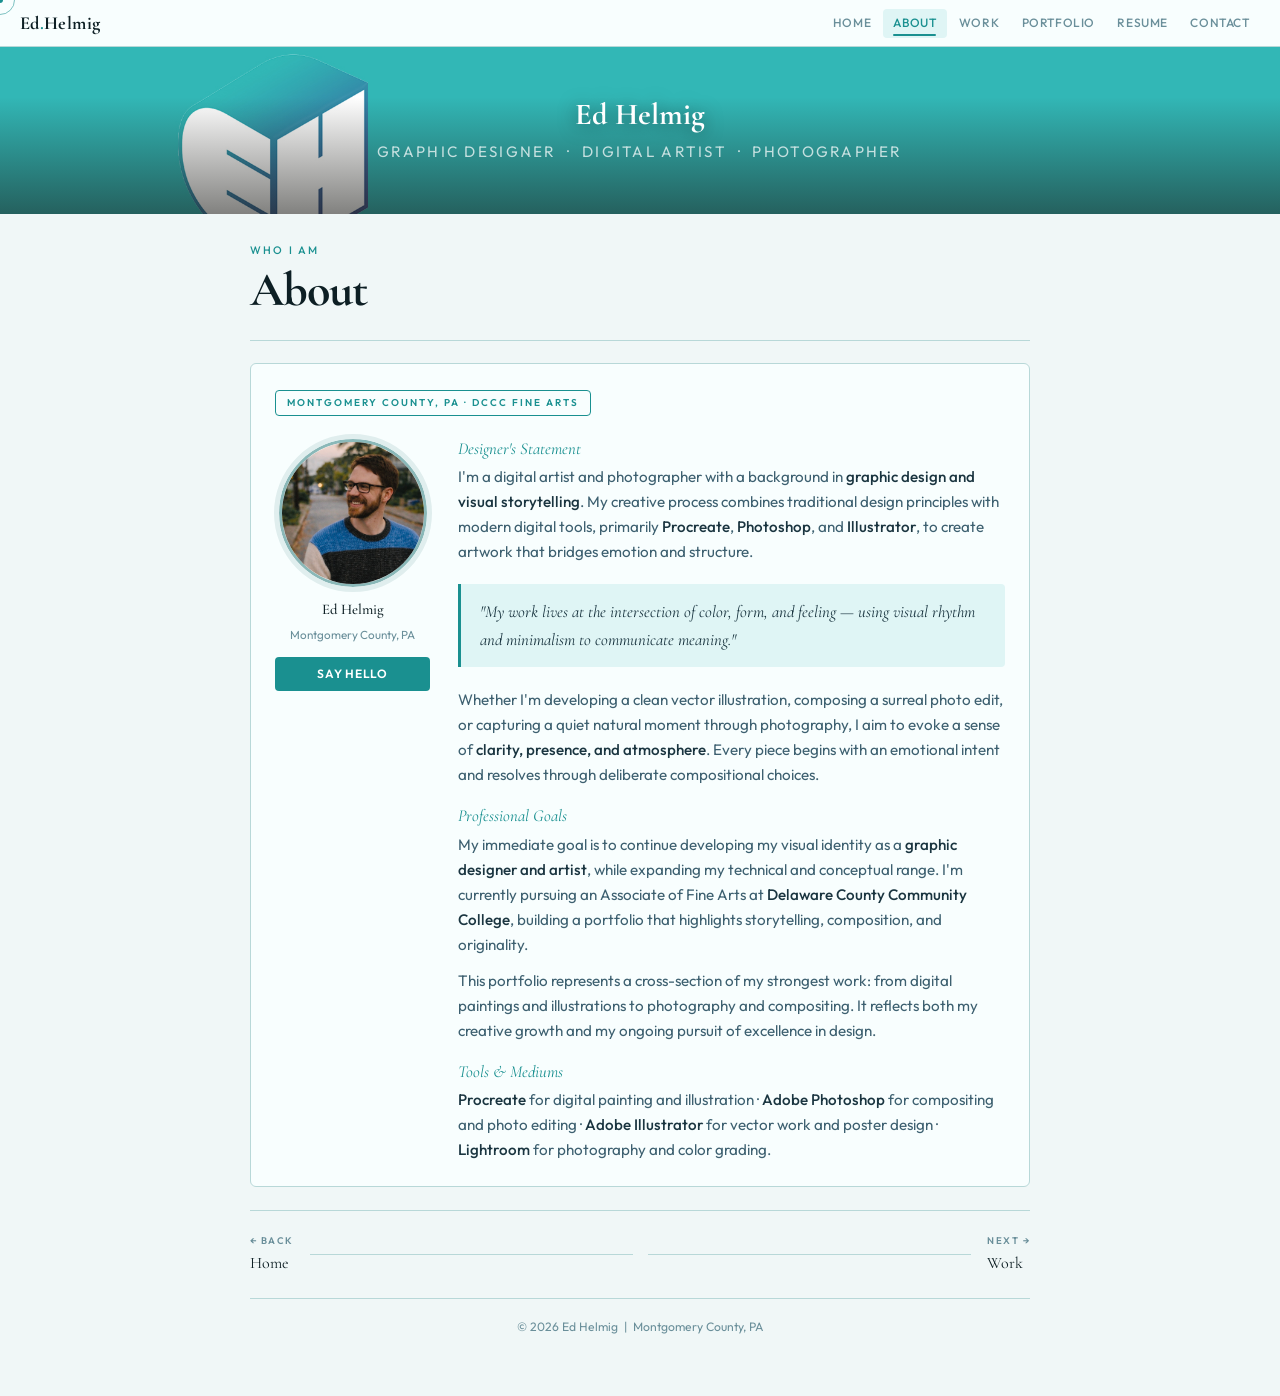
<file: about.html>
<!doctype html>
<html lang="en">
<head>
  <meta charset="utf-8">
  <meta name="viewport" content="width=device-width, initial-scale=1">
  <title>About — Ed Helmig</title>
  <link rel="stylesheet" href="css/style.css">
</head>
<body>
  <div class="cursor-dot" id="cursorDot"></div>
  <div class="cursor-ring" id="cursorRing"></div>

  <nav id="main-nav">
    <a href="index.html" class="nav-brand">Ed<span>.</span>Helmig</a>
    <ul class="nav-links">
      <li><a href="index.html">Home</a></li>
      <li><a href="about.html" aria-current="page">About</a></li>
      <li><a href="work.html">Work</a></li>
      <li><a href="portfolio.html">Portfolio</a></li>
      <li><a href="resume.html">Resume</a></li>
      <li><a href="contact.html">Contact</a></li>
    </ul>
  </nav>

  <div class="hero-banner compact">
    <img src="images/hero-banner.jpg" alt="Ed Helmig banner">
    <div class="hero-overlay">
      <h1>Ed Helmig</h1>
      <p class="tagline">Graphic Designer &nbsp;·&nbsp; Digital Artist &nbsp;·&nbsp; Photographer</p>
    </div>
  </div>

  <div class="page-wrapper">

    <header class="page-header reveal">
      <p class="subtitle">Who I Am</p>
      <h1>About</h1>
    </header>

    <article class="section reveal">
      <div class="stamp">Montgomery County, PA · DCCC Fine Arts</div>

      <div class="about-layout" style="margin-top:1.4rem;">
        <aside class="about-sidebar">
          <img class="avatar" src="images/portrait.jpg" alt="Portrait of Ed Helmig">
          <div class="name-plate">
            <strong>Ed Helmig</strong>
            <span>Montgomery County, PA</span>
          </div>
          <a href="contact.html" class="btn btn-primary" style="width:100%;justify-content:center;">Say Hello</a>
        </aside>

        <div class="about-content">
          <h3>Designer's Statement</h3>
          <p>I'm a digital artist and photographer with a background in <strong>graphic design and visual storytelling</strong>. My creative process combines traditional design principles with modern digital tools, primarily <strong>Procreate</strong>, <strong>Photoshop</strong>, and <strong>Illustrator</strong>, to create artwork that bridges emotion and structure.</p>

          <div class="pull-quote">
            <p>"My work lives at the intersection of color, form, and feeling — using visual rhythm and minimalism to communicate meaning."</p>
          </div>

          <p>Whether I'm developing a clean vector illustration, composing a surreal photo edit, or capturing a quiet natural moment through photography, I aim to evoke a sense of <strong>clarity, presence, and atmosphere</strong>. Every piece begins with an emotional intent and resolves through deliberate compositional choices.</p>

          <h3>Professional Goals</h3>
          <p>My immediate goal is to continue developing my visual identity as a <strong>graphic designer and artist</strong>, while expanding my technical and conceptual range. I'm currently pursuing an Associate of Fine Arts at <strong>Delaware County Community College</strong>, building a portfolio that highlights storytelling, composition, and originality.</p>
          <p>This portfolio represents a cross-section of my strongest work: from digital paintings and illustrations to photography and compositing. It reflects both my creative growth and my ongoing pursuit of excellence in design.</p>

          <h3>Tools & Mediums</h3>
          <p><strong>Procreate</strong> for digital painting and illustration · <strong>Adobe Photoshop</strong> for compositing and photo editing · <strong>Adobe Illustrator</strong> for vector work and poster design · <strong>Lightroom</strong> for photography and color grading.</p>
        </div>
      </div>
    </article>

    <nav class="page-nav">
      <a href="index.html"><span class="nav-label">← Back</span>Home</a>
      <div class="divider" style="flex:1;"></div>
      <a href="work.html"><span class="nav-label">Next →</span>Work</a>
    </nav>

    <footer>
      <p>© <span id="year"></span> Ed Helmig &nbsp;|&nbsp; Montgomery County, PA</p>
    </footer>
  </div>

  <script>
    document.getElementById("year").textContent = new Date().getFullYear();
    const nav = document.getElementById("main-nav");
    window.addEventListener("scroll", () => nav.classList.toggle("scrolled", window.scrollY > 60));
    const dot = document.getElementById("cursorDot");
    const ring = document.getElementById("cursorRing");
    let mx=0,my=0,rx=0,ry=0;
    document.addEventListener("mousemove", e => { mx=e.clientX; my=e.clientY; dot.style.left=mx+"px"; dot.style.top=my+"px"; });
    (function animRing(){ rx+=(mx-rx)*.12; ry+=(my-ry)*.12; ring.style.left=rx+"px"; ring.style.top=ry+"px"; requestAnimationFrame(animRing); })();
    document.querySelectorAll("a,button,.avatar").forEach(el => {
      el.addEventListener("mouseenter", () => ring.classList.add("hovered"));
      el.addEventListener("mouseleave", () => ring.classList.remove("hovered"));
    });
    const observer = new IntersectionObserver(entries => {
      entries.forEach(e => { if(e.isIntersecting) e.target.classList.add("visible"); });
    }, {threshold:.1});
    document.querySelectorAll(".reveal").forEach(el => observer.observe(el));
  </script>
</body>
</html>
</file>
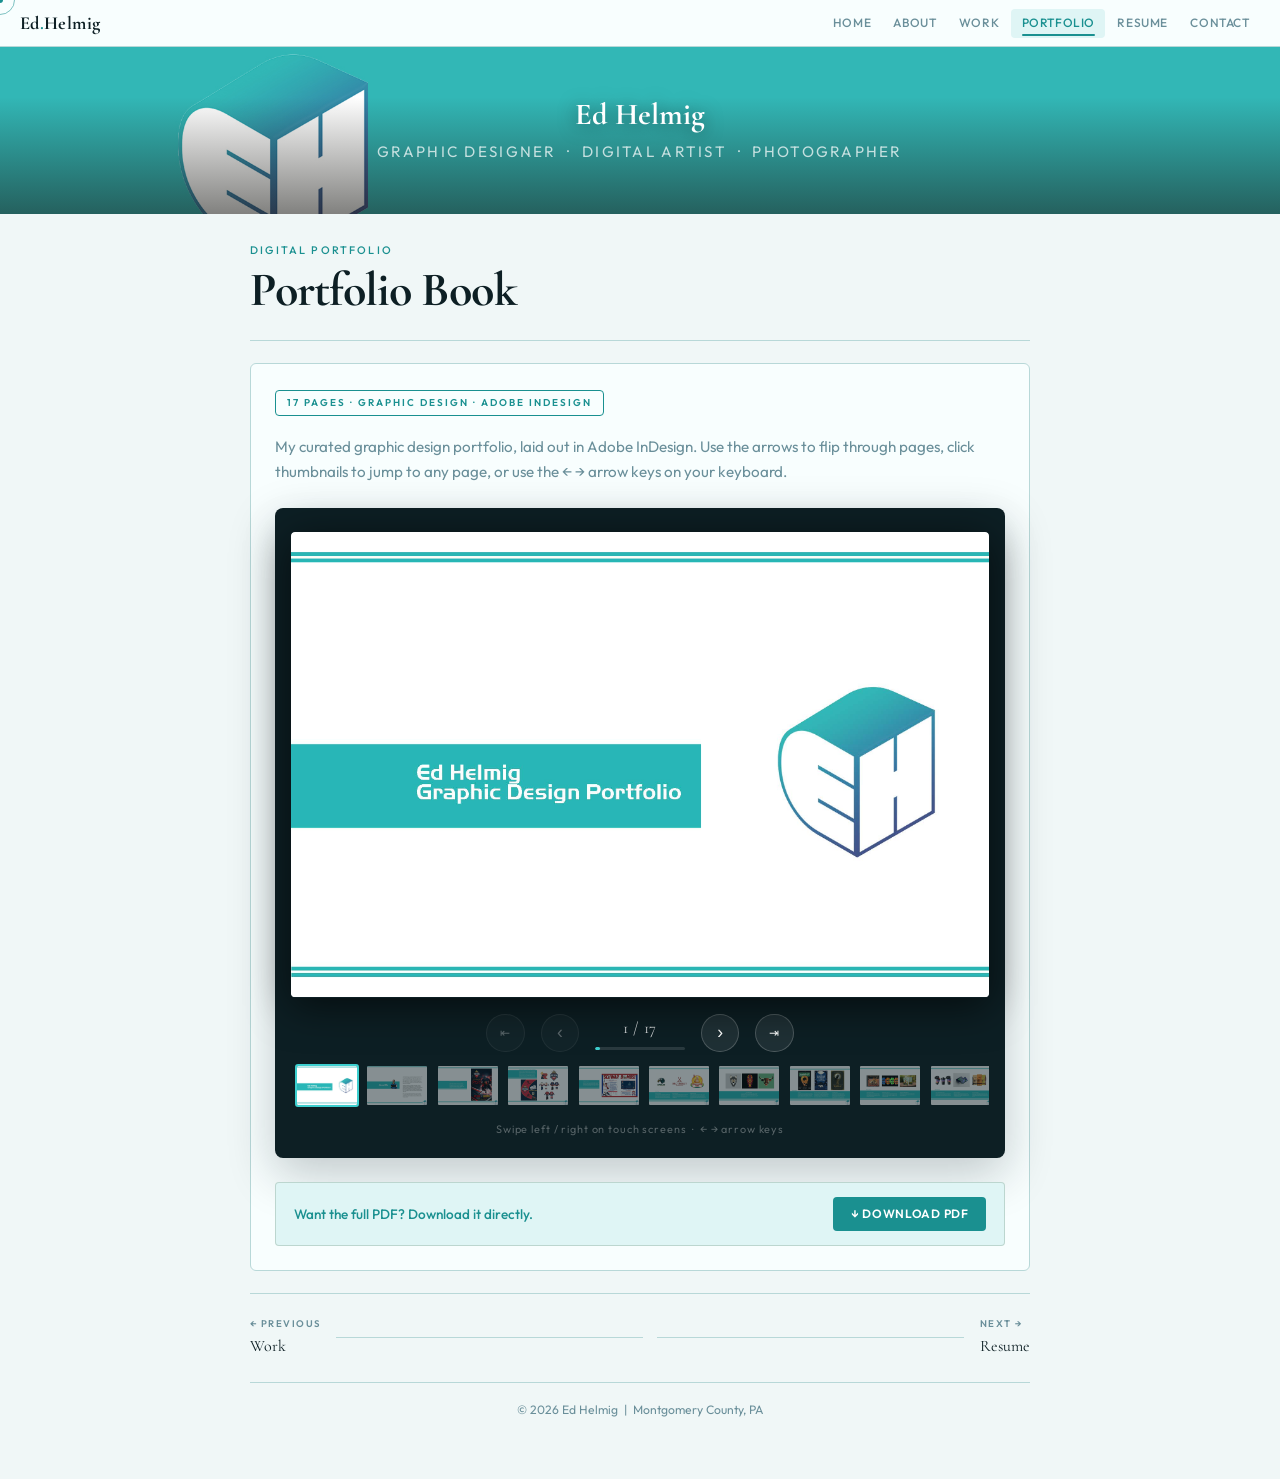
<file: portfolio.html>
<!doctype html>
<html lang="en">
<head>
  <meta charset="utf-8">
  <meta name="viewport" content="width=device-width, initial-scale=1">
  <title>Portfolio — Ed Helmig</title>
  <link rel="stylesheet" href="css/style.css">
  <style>
    /* ── Flipbook ───────────────────────────────────────────── */
    .flipbook-wrap {
      background: var(--black);
      border-radius: 8px;
      padding: 1.5rem 1rem 1.25rem;
      margin: 1.5rem 0;
      box-shadow: var(--shadow-xl);
      user-select: none;
    }

    .flipbook-stage {
      position: relative;
      width: 100%;
      max-width: 780px;
      margin: 0 auto;
    }

    /* Page image container — preserves landscape aspect ratio */
    .flipbook-page {
      position: relative;
      width: 100%;
      padding-top: 66.67%; /* 3:2 landscape */
      border-radius: 4px;
      overflow: hidden;
      box-shadow: 0 8px 40px rgba(0,0,0,.6);
    }

    .flipbook-page img {
      position: absolute;
      inset: 0;
      width: 100%;
      height: 100%;
      object-fit: contain;
      background: #fff;
      display: none;
      border-radius: 4px;
    }

    .flipbook-page img.active {
      display: block;
      animation: pageIn .3s ease both;
    }

    @keyframes pageIn {
      from { opacity: 0; transform: scale(.985); }
      to   { opacity: 1; transform: scale(1); }
    }

    /* Nav bar below the page */
    .flipbook-controls {
      display: flex;
      align-items: center;
      justify-content: center;
      gap: 1rem;
      margin-top: 1rem;
    }

    .fb-btn {
      width: 2.4rem;
      height: 2.4rem;
      border-radius: 50%;
      border: 1.5px solid rgba(255,255,255,.2);
      background: rgba(255,255,255,.08);
      color: #fff;
      font-size: 1.1rem;
      cursor: pointer;
      display: flex;
      align-items: center;
      justify-content: center;
      transition: background .2s, border-color .2s, transform .15s;
      flex-shrink: 0;
    }
    .fb-btn:hover:not(:disabled) {
      background: rgba(255,255,255,.18);
      border-color: rgba(255,255,255,.4);
      transform: scale(1.08);
    }
    .fb-btn:disabled { opacity: .3; cursor: default; }

    .fb-btn.fb-first, .fb-btn.fb-last {
      font-size: .75rem;
      letter-spacing: .04em;
    }

    /* Page counter + progress */
    .fb-counter-wrap {
      display: flex;
      flex-direction: column;
      align-items: center;
      gap: .35rem;
      min-width: 90px;
    }

    .fb-counter {
      font-family: var(--font-display);
      font-size: 1rem;
      color: rgba(255,255,255,.85);
      letter-spacing: .04em;
    }

    .fb-progress {
      width: 90px;
      height: 3px;
      background: rgba(255,255,255,.12);
      border-radius: 99px;
      overflow: hidden;
    }

    .fb-progress-bar {
      height: 100%;
      background: var(--green-light);
      border-radius: 99px;
      transition: width .3s ease;
    }

    /* Thumbnail strip */
    .fb-thumbs {
      display: flex;
      gap: .4rem;
      overflow-x: auto;
      padding: .75rem .25rem .25rem;
      scrollbar-width: thin;
      scrollbar-color: rgba(255,255,255,.15) transparent;
      max-width: 780px;
      margin: 0 auto;
    }

    .fb-thumbs::-webkit-scrollbar { height: 4px; }
    .fb-thumbs::-webkit-scrollbar-track { background: transparent; }
    .fb-thumbs::-webkit-scrollbar-thumb { background: rgba(255,255,255,.15); border-radius: 2px; }

    .fb-thumb {
      flex-shrink: 0;
      width: 64px;
      height: 43px;
      border-radius: 3px;
      overflow: hidden;
      border: 2px solid transparent;
      cursor: pointer;
      opacity: .5;
      transition: opacity .2s, border-color .2s, transform .15s;
    }

    .fb-thumb img { width: 100%; height: 100%; object-fit: cover; }

    .fb-thumb:hover { opacity: .8; transform: translateY(-2px); }
    .fb-thumb.active { border-color: var(--green-light); opacity: 1; }

    /* Touch swipe hint */
    .swipe-hint {
      text-align: center;
      font-size: .68rem;
      color: rgba(255,255,255,.3);
      margin-top: .6rem;
      letter-spacing: .08em;
    }

    /* Download strip */
    .download-strip {
      display: flex;
      align-items: center;
      justify-content: space-between;
      flex-wrap: wrap;
      gap: .75rem;
      background: var(--green-pale);
      border: 1px solid rgba(45,92,58,.2);
      border-radius: var(--radius);
      padding: .85rem 1.1rem;
      margin-top: 1.25rem;
    }

    .download-strip p {
      font-size: .85rem;
      color: var(--green);
      margin: 0;
      font-weight: 500;
    }
  </style>
</head>
<body>

  <div class="cursor-dot" id="cursorDot"></div>
  <div class="cursor-ring" id="cursorRing"></div>

  <nav id="main-nav">
    <a href="index.html" class="nav-brand">Ed<span>.</span>Helmig</a>
    <ul class="nav-links">
      <li><a href="index.html">Home</a></li>
      <li><a href="about.html">About</a></li>
      <li><a href="work.html">Work</a></li>
      <li><a href="portfolio.html" aria-current="page">Portfolio</a></li>
      <li><a href="resume.html">Resume</a></li>
      <li><a href="contact.html">Contact</a></li>
    </ul>
  </nav>

  <div class="hero-banner compact">
    <img src="images/hero-banner.jpg" alt="Ed Helmig banner">
    <div class="hero-overlay">
      <h1>Ed Helmig</h1>
      <p class="tagline">Graphic Designer &nbsp;·&nbsp; Digital Artist &nbsp;·&nbsp; Photographer</p>
    </div>
  </div>

  <div class="page-wrapper">

    <header class="page-header reveal">
      <p class="subtitle">Digital Portfolio</p>
      <h1>Portfolio Book</h1>
    </header>

    <article class="section">

      <div class="stamp reveal">17 Pages · Graphic Design · Adobe InDesign</div>

      <p style="margin-top:1.1rem; color:var(--ink-muted);" class="reveal">
        My curated graphic design portfolio, laid out in Adobe InDesign.
        Use the arrows to flip through pages, click thumbnails to jump to any page,
        or use the ← → arrow keys on your keyboard.
      </p>

      <!-- ── Flipbook ─────────────────────────────────────── -->
      <div class="flipbook-wrap reveal">

        <div class="flipbook-stage">
          <div class="flipbook-page" id="fbPage">
            <!-- Pages injected by JS -->
          </div>
        </div>

        <!-- Controls -->
        <div class="flipbook-controls">
          <button class="fb-btn fb-first" id="fbFirst" title="First page" aria-label="First page">⇤</button>
          <button class="fb-btn" id="fbPrev" title="Previous page" aria-label="Previous page">‹</button>

          <div class="fb-counter-wrap">
            <span class="fb-counter" id="fbCounter">1 / 17</span>
            <div class="fb-progress">
              <div class="fb-progress-bar" id="fbBar" style="width:5.88%"></div>
            </div>
          </div>

          <button class="fb-btn" id="fbNext" title="Next page" aria-label="Next page">›</button>
          <button class="fb-btn fb-last" id="fbLast" title="Last page" aria-label="Last page">⇥</button>
        </div>

        <!-- Thumbnail strip -->
        <div class="fb-thumbs" id="fbThumbs"></div>

        <p class="swipe-hint">Swipe left / right on touch screens &nbsp;·&nbsp; ← → arrow keys</p>

      </div>

      <!-- Download -->
      <div class="download-strip reveal">
        <p>Want the full PDF? Download it directly.</p>
        <a href="DigitalPortfolio.pdf" download="EdHelmig_Portfolio.pdf" class="btn btn-primary">
          ↓ Download PDF
        </a>
      </div>

    </article>

    <nav class="page-nav">
      <a href="work.html"><span class="nav-label">← Previous</span>Work</a>
      <div class="divider" style="flex:1;"></div>
      <a href="resume.html"><span class="nav-label">Next →</span>Resume</a>
    </nav>

    <footer>
      <p>© <span id="year"></span> Ed Helmig &nbsp;|&nbsp; Montgomery County, PA</p>
    </footer>

  </div>

  <script>
    document.getElementById('year').textContent = new Date().getFullYear();

    // Nav scroll
    const nav = document.getElementById('main-nav');
    window.addEventListener('scroll', () => nav.classList.toggle('scrolled', window.scrollY > 60));

    // Custom cursor
    const dot = document.getElementById('cursorDot');
    const ring = document.getElementById('cursorRing');
    let mx=0,my=0,rx=0,ry=0;
    document.addEventListener('mousemove', e => { mx=e.clientX; my=e.clientY; dot.style.left=mx+'px'; dot.style.top=my+'px'; });
    (function animRing(){ rx+=(mx-rx)*.12; ry+=(my-ry)*.12; ring.style.left=rx+'px'; ring.style.top=ry+'px'; requestAnimationFrame(animRing); })();
    document.querySelectorAll('a,button,.fb-thumb').forEach(el => {
      el.addEventListener('mouseenter', () => ring.classList.add('hovered'));
      el.addEventListener('mouseleave', () => ring.classList.remove('hovered'));
    });

    // Scroll reveal
    const observer = new IntersectionObserver(entries => {
      entries.forEach(e => { if(e.isIntersecting) e.target.classList.add('visible'); });
    }, {threshold:.1});
    document.querySelectorAll('.reveal').forEach(el => observer.observe(el));

    // ── Flipbook ──────────────────────────────────────────────
    const TOTAL = 17;
    const pageEl    = document.getElementById('fbPage');
    const thumbsEl  = document.getElementById('fbThumbs');
    const counter   = document.getElementById('fbCounter');
    const bar       = document.getElementById('fbBar');
    const btnFirst  = document.getElementById('fbFirst');
    const btnPrev   = document.getElementById('fbPrev');
    const btnNext   = document.getElementById('fbNext');
    const btnLast   = document.getElementById('fbLast');

    let current = 1;

    // Build page images
    for (let i = 1; i <= TOTAL; i++) {
      const num = String(i).padStart(2, '0');
      const img = document.createElement('img');
      img.src = `images/portfolio/page-${num}.jpg`;
      img.alt = `Portfolio page ${i}`;
      if (i === 1) img.classList.add('active');
      pageEl.appendChild(img);
    }

    // Build thumbnails
    for (let i = 1; i <= TOTAL; i++) {
      const num = String(i).padStart(2, '0');
      const div = document.createElement('div');
      div.className = 'fb-thumb' + (i === 1 ? ' active' : '');
      div.title = `Page ${i}`;
      div.innerHTML = `<img src="images/portfolio/page-${num}.jpg" alt="Page ${i}" loading="lazy">`;
      div.addEventListener('click', () => goTo(i));
      thumbsEl.appendChild(div);
    }

    const pages  = pageEl.querySelectorAll('img');
    const thumbs = thumbsEl.querySelectorAll('.fb-thumb');

    function goTo(n) {
      if (n < 1 || n > TOTAL || n === current) return;
      pages[current - 1].classList.remove('active');
      thumbs[current - 1].classList.remove('active');
      current = n;
      pages[current - 1].classList.add('active');
      thumbs[current - 1].classList.add('active');
      // Scroll thumb into view
      thumbs[current - 1].scrollIntoView({ behavior: 'smooth', block: 'nearest', inline: 'center' });
      // Update counter + progress bar
      counter.textContent = `${current} / ${TOTAL}`;
      bar.style.width = `${(current / TOTAL) * 100}%`;
      // Update button states
      btnFirst.disabled = btnPrev.disabled = current === 1;
      btnLast.disabled  = btnNext.disabled  = current === TOTAL;
    }

    btnFirst.addEventListener('click', () => goTo(1));
    btnPrev.addEventListener ('click', () => goTo(current - 1));
    btnNext.addEventListener ('click', () => goTo(current + 1));
    btnLast.addEventListener ('click', () => goTo(TOTAL));

    // Keyboard navigation
    document.addEventListener('keydown', e => {
      if (e.key === 'ArrowLeft')  goTo(current - 1);
      if (e.key === 'ArrowRight') goTo(current + 1);
      if (e.key === 'Home')       goTo(1);
      if (e.key === 'End')        goTo(TOTAL);
    });

    // Touch swipe
    let touchX = null;
    pageEl.addEventListener('touchstart', e => { touchX = e.touches[0].clientX; }, { passive: true });
    pageEl.addEventListener('touchend', e => {
      if (touchX === null) return;
      const dx = e.changedTouches[0].clientX - touchX;
      if (Math.abs(dx) > 40) goTo(dx < 0 ? current + 1 : current - 1);
      touchX = null;
    });

    // Init button states
    btnFirst.disabled = btnPrev.disabled = true;
  </script>

</body>
</html>
</file>
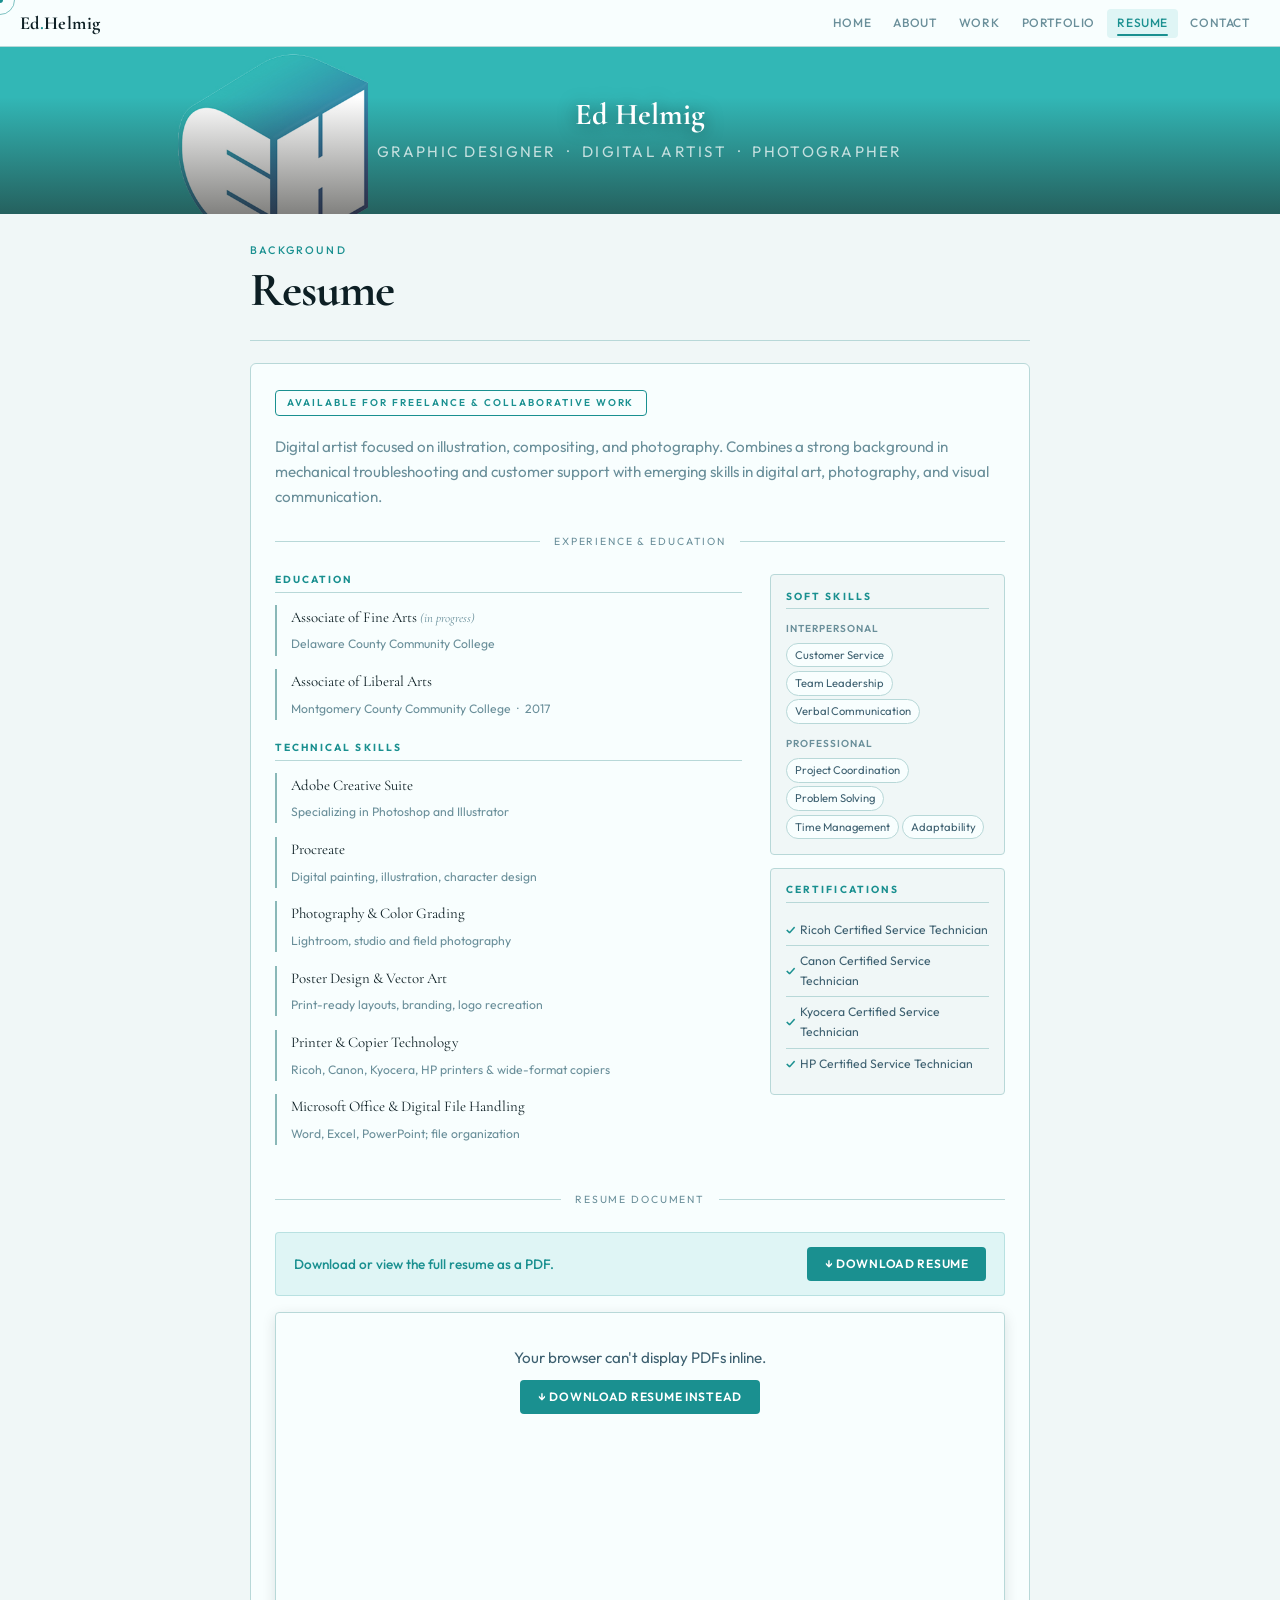
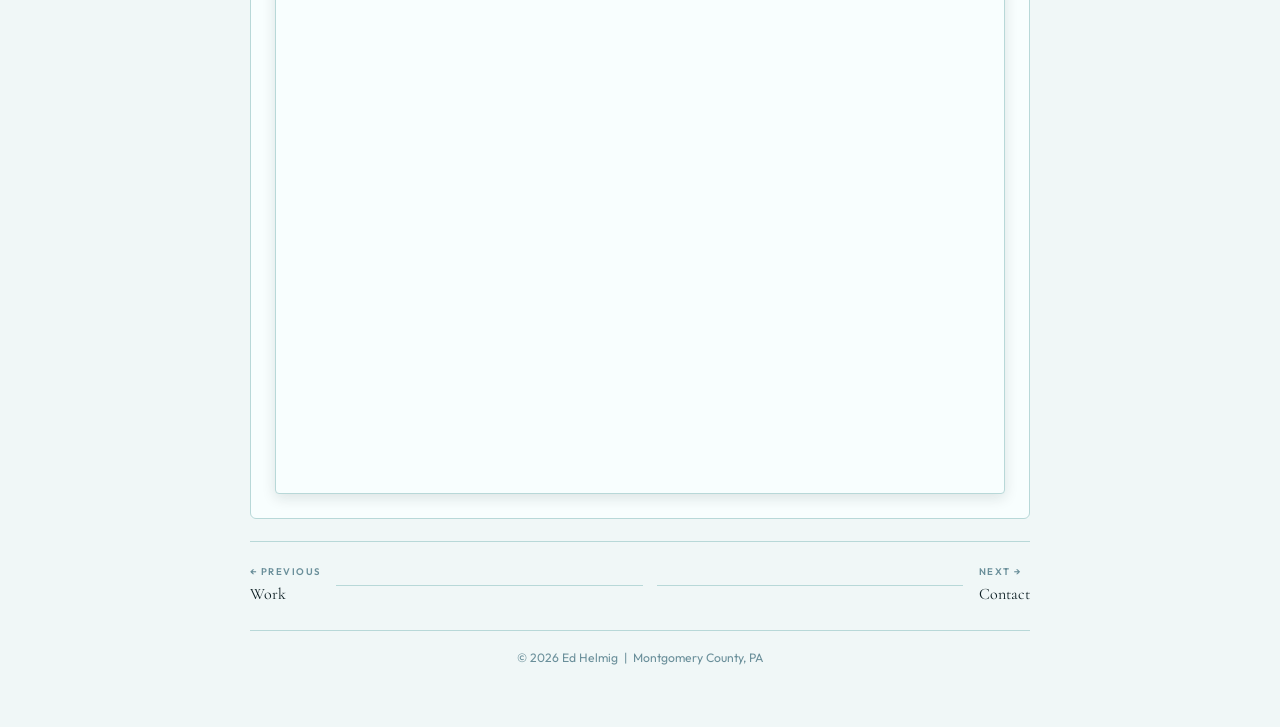
<file: resume.html>
<!doctype html>
<html lang="en">
<head>
  <meta charset="utf-8">
  <meta name="viewport" content="width=device-width, initial-scale=1">
  <title>Resume — Ed Helmig</title>
  <link rel="stylesheet" href="css/style.css">
</head>
<body>
  <div class="cursor-dot" id="cursorDot"></div>
  <div class="cursor-ring" id="cursorRing"></div>

  <nav id="main-nav">
    <a href="index.html" class="nav-brand">Ed<span>.</span>Helmig</a>
    <ul class="nav-links">
      <li><a href="index.html">Home</a></li>
      <li><a href="about.html">About</a></li>
      <li><a href="work.html">Work</a></li>
      <li><a href="portfolio.html">Portfolio</a></li>
      <li><a href="resume.html" aria-current="page">Resume</a></li>
      <li><a href="contact.html">Contact</a></li>
    </ul>
  </nav>

  <div class="hero-banner compact">
    <img src="images/hero-banner.jpg" alt="Ed Helmig banner">
    <div class="hero-overlay">
      <h1>Ed Helmig</h1>
      <p class="tagline">Graphic Designer &nbsp;·&nbsp; Digital Artist &nbsp;·&nbsp; Photographer</p>
    </div>
  </div>

  <div class="page-wrapper">

    <header class="page-header reveal">
      <p class="subtitle">Background</p>
      <h1>Resume</h1>
    </header>

    <article class="section">
      <div class="stamp reveal">Available for freelance &amp; collaborative work</div>
      <p style="margin-top:1.1rem;color:var(--ink-muted);" class="reveal">Digital artist focused on illustration, compositing, and photography. Combines a strong background in mechanical troubleshooting and customer support with emerging skills in digital art, photography, and visual communication.</p>

      <div class="divider reveal"><span>Experience &amp; Education</span></div>

      <div class="resume-layout">
        <div>
          <div class="resume-section reveal">
            <h3>Education</h3>
            <div class="resume-entry">
              <span class="entry-title">Associate of Fine Arts <em style="font-style:italic;font-size:.85em;color:var(--ink-muted);">(in progress)</em></span>
              <span class="entry-sub">Delaware County Community College</span>
            </div>
            <div class="resume-entry">
              <span class="entry-title">Associate of Liberal Arts</span>
              <span class="entry-sub">Montgomery County Community College &nbsp;·&nbsp; 2017</span>
            </div>
          </div>

          <div class="resume-section reveal">
            <h3>Technical Skills</h3>
            <div class="resume-entry"><span class="entry-title">Adobe Creative Suite</span><span class="entry-sub">Specializing in Photoshop and Illustrator</span></div>
            <div class="resume-entry"><span class="entry-title">Procreate</span><span class="entry-sub">Digital painting, illustration, character design</span></div>
            <div class="resume-entry"><span class="entry-title">Photography &amp; Color Grading</span><span class="entry-sub">Lightroom, studio and field photography</span></div>
            <div class="resume-entry"><span class="entry-title">Poster Design &amp; Vector Art</span><span class="entry-sub">Print-ready layouts, branding, logo recreation</span></div>
            <div class="resume-entry"><span class="entry-title">Printer &amp; Copier Technology</span><span class="entry-sub">Ricoh, Canon, Kyocera, HP printers &amp; wide-format copiers</span></div>
            <div class="resume-entry"><span class="entry-title">Microsoft Office &amp; Digital File Handling</span><span class="entry-sub">Word, Excel, PowerPoint; file organization</span></div>
          </div>
        </div>

        <aside>
          <div class="skills-panel reveal">
            <h3>Soft Skills</h3>
            <div class="skill-group">
              <span class="skill-group-label">Interpersonal</span>
              <ul class="skill-list"><li>Customer Service</li><li>Team Leadership</li><li>Verbal Communication</li></ul>
            </div>
            <div class="skill-group">
              <span class="skill-group-label">Professional</span>
              <ul class="skill-list"><li>Project Coordination</li><li>Problem Solving</li><li>Time Management</li><li>Adaptability</li></ul>
            </div>
          </div>
          <div class="skills-panel reveal">
            <h3>Certifications</h3>
            <ul class="cert-list">
              <li>Ricoh Certified Service Technician</li>
              <li>Canon Certified Service Technician</li>
              <li>Kyocera Certified Service Technician</li>
              <li>HP Certified Service Technician</li>
            </ul>
          </div>
        </aside>
      </div>

      <!-- ── Resume Viewer ──────────────────────────────────── -->
      <div class="divider reveal"><span>Resume Document</span></div>

      <div class="download-strip reveal">
        <p>Download or view the full resume as a PDF.</p>
        <a href="Ed_Helmig_Resume.pdf" download="Ed_Helmig_Resume.pdf" class="btn btn-primary">↓ Download Resume</a>
      </div>

      <!-- Inline PDF viewer -->
      <div class="resume-viewer reveal">
        <object
          data="Ed_Helmig_Resume.pdf"
          type="application/pdf"
          width="100%"
          height="780">
          <div class="resume-fallback">
            <p>Your browser can't display PDFs inline.</p>
            <a href="Ed_Helmig_Resume.pdf" download class="btn btn-primary">↓ Download Resume Instead</a>
          </div>
        </object>
      </div>

    </article>

    <nav class="page-nav">
      <a href="work.html"><span class="nav-label">← Previous</span>Work</a>
      <div class="divider" style="flex:1;"></div>
      <a href="contact.html"><span class="nav-label">Next →</span>Contact</a>
    </nav>

    <footer>
      <p>© <span id="year"></span> Ed Helmig &nbsp;|&nbsp; Montgomery County, PA</p>
    </footer>
  </div>

  <script>
    document.getElementById("year").textContent = new Date().getFullYear();
    const nav = document.getElementById("main-nav");
    window.addEventListener("scroll", () => nav.classList.toggle("scrolled", window.scrollY > 60));
    const dot = document.getElementById("cursorDot");
    const ring = document.getElementById("cursorRing");
    let mx=0,my=0,rx=0,ry=0;
    document.addEventListener("mousemove", e => { mx=e.clientX; my=e.clientY; dot.style.left=mx+"px"; dot.style.top=my+"px"; });
    (function animRing(){ rx+=(mx-rx)*.12; ry+=(my-ry)*.12; ring.style.left=rx+"px"; ring.style.top=ry+"px"; requestAnimationFrame(animRing); })();
    document.querySelectorAll("a,button").forEach(el => {
      el.addEventListener("mouseenter", () => ring.classList.add("hovered"));
      el.addEventListener("mouseleave", () => ring.classList.remove("hovered"));
    });
    const observer = new IntersectionObserver(entries => {
      entries.forEach(e => { if(e.isIntersecting) e.target.classList.add("visible"); });
    }, {threshold:.1});
    document.querySelectorAll(".reveal").forEach(el => observer.observe(el));
  </script>
</body>
</html>
</file>
<file: css/style.css>
/* ============================================================
   ED HELMIG PORTFOLIO — v3 · Compact + Interactive
   Fonts: Cormorant Garamond (display) + Outfit (body)
   ============================================================ */
@import url('https://fonts.googleapis.com/css2?family=Cormorant+Garamond:ital,wght@0,400;0,500;0,600;0,700;1,400;1,600&family=Outfit:wght@300;400;500;600&display=swap');

:root {
  /* ── Teal palette derived from EH banner ── */
  --cream:#f0f7f7;        /* cool off-white, teal tint */
  --cream-dark:#e0eeee;   /* slightly deeper for hover surfaces */
  --cream-deep:#c4dcdc;   /* borders, dividers */
  --white:#f8fefe;        /* card surfaces */
  --black:#0d1f24;        /* near-black with teal undertone */
  --ink:#1a3540;          /* primary text */
  --ink-light:#3d6070;    /* body text */
  --ink-muted:#6a8f9a;    /* secondary / captions */

  /* Primary: teal (from banner) */
  --green:#1a9090;        /* main teal */
  --green-mid:#1db8b8;    /* hover teal */
  --green-light:#3dcfcf;  /* lighter teal for tags, accents */
  --green-pale:#dff5f5;   /* teal tint backgrounds */

  /* Accent: gold */
  --gold:#b8941a;
  --gold-light:#d4ab30;
  --gold-pale:#f5edcc;

  /* Rules / borders */
  --rule:#b8d8d8;
  --rule-dark:#8ab8b8;

  --font-display:'Cormorant Garamond',Georgia,serif;
  --font-body:'Outfit',system-ui,sans-serif;
  --max-w:820px; --gutter:1.25rem; --radius:4px;
  --shadow-sm:0 1px 4px rgba(0,0,0,.07);
  --shadow-md:0 4px 14px rgba(13,31,36,.12);
  --shadow-lg:0 8px 28px rgba(13,31,36,.16);
  --shadow-xl:0 16px 48px rgba(13,31,36,.24);
}

*,*::before,*::after{box-sizing:border-box;margin:0;padding:0}
html{scroll-behavior:smooth}
body{
  font-family:var(--font-body);font-size:.95rem;line-height:1.65;
  color:var(--ink);background:var(--cream);-webkit-font-smoothing:antialiased;
}
img{max-width:100%;height:auto;display:block}
a{color:var(--green);text-decoration:none;transition:color .2s}
a:hover{color:var(--green-mid)}
h1,h2,h3,h4{font-family:var(--font-display);line-height:1.2;color:var(--black)}
h2{font-size:clamp(1.3rem,2.2vw,1.8rem);font-weight:600;margin-bottom:.5rem}
h3{font-size:1.05rem;font-weight:600;margin-bottom:.3rem}
p{color:var(--ink-light);margin-bottom:.65rem}
p:last-child{margin-bottom:0}
strong{color:var(--ink);font-weight:500}

/* ── Custom Cursor ──────────────────────────────────────────── */
.cursor-dot,.cursor-ring{
  position:fixed;top:0;left:0;pointer-events:none;
  z-index:9999;transform:translate(-50%,-50%);
}
.cursor-dot{width:6px;height:6px;background:var(--green);border-radius:50%;transition:transform .1s}
.cursor-ring{
  width:30px;height:30px;border:1.5px solid rgba(26,144,144,.55);border-radius:50%;
  transition:width .2s,height .2s,border-color .2s,transform .08s ease;
}
.cursor-ring.hovered{width:46px;height:46px;border-color:var(--gold)}
@media(hover:none){.cursor-dot,.cursor-ring{display:none}}

/* ── Scroll Reveal ──────────────────────────────────────────── */
.reveal{opacity:0;transform:translateY(20px);transition:opacity .55s ease,transform .55s ease}
.reveal.visible{opacity:1 !important;transform:translateY(0) !important}

/* ── Navigation ─────────────────────────────────────────────── */
#main-nav{
  position:sticky;top:0;z-index:200;
  background:var(--white);border-bottom:1px solid var(--rule);
  display:flex;align-items:center;justify-content:space-between;
  padding:.5rem var(--gutter);gap:1rem;transition:box-shadow .3s;
}
#main-nav.scrolled{box-shadow:var(--shadow-md)}
.nav-brand{font-family:var(--font-display);font-size:1.15rem;font-weight:700;color:var(--black);letter-spacing:.02em;white-space:nowrap;flex-shrink:0}
.nav-brand span{color:var(--green)}
.nav-links{list-style:none;display:flex;gap:.1rem;flex-wrap:wrap;justify-content:flex-end}
.nav-links a{
  display:inline-block;padding:.28rem .65rem;border-radius:var(--radius);
  font-size:.75rem;font-weight:500;letter-spacing:.05em;text-transform:uppercase;
  color:var(--ink-muted);position:relative;transition:color .2s,background .2s;
}
.nav-links a::after{
  content:'';position:absolute;bottom:2px;left:50%;right:50%;
  height:2px;background:var(--green);border-radius:2px;
  transition:left .25s ease,right .25s ease;
}
.nav-links a:hover{color:var(--ink);background:var(--cream-dark)}
.nav-links a:hover::after,.nav-links a[aria-current="page"]::after{left:.65rem;right:.65rem}
.nav-links a[aria-current="page"]{color:var(--green);background:var(--green-pale)}

/* ── Page Wrapper ───────────────────────────────────────────── */
.page-wrapper{max-width:var(--max-w);margin:0 auto;padding:0 var(--gutter) 3rem}

/* ── Page Header ─────────────────────────────────────────────── */
.page-header{padding:1.75rem 0 1.4rem;border-bottom:1px solid var(--rule);margin-bottom:1.4rem}
.page-header .subtitle{font-size:.68rem;font-weight:500;letter-spacing:.2em;text-transform:uppercase;color:var(--green);margin-bottom:.3rem}
.page-header h1{font-size:clamp(1.9rem,4vw,3rem);font-weight:700;letter-spacing:-.02em;line-height:1.1}

/* ── Hero ───────────────────────────────────────────────────── */
.hero-banner{
  position:relative;width:100vw;left:50%;right:50%;
  margin-left:-50vw;margin-right:-50vw;overflow:hidden;background:#1a6b7a;
}
.hero-banner img{width:100%;height:100%;object-fit:cover;object-position:center 30%;opacity:1}
.hero-banner.home{height:clamp(240px,32vw,420px)}
.hero-banner.compact{height:clamp(110px,13vw,180px)}
.hero-overlay{
  position:absolute;inset:0;display:flex;flex-direction:column;
  align-items:center;justify-content:center;text-align:center;padding:1.5rem;
  background:linear-gradient(to bottom,transparent 30%,rgba(26,26,22,.55));
}
.hero-overlay h1{color:#fff;font-size:clamp(1.6rem,3.5vw+.5rem,3.5rem);text-shadow:0 2px 18px rgba(0,0,0,.55);animation:fadeUp .7s ease both}
.hero-overlay .tagline{margin-top:.35rem;font-size:clamp(.72rem,.9vw+.35rem,.9rem);font-weight:400;letter-spacing:.15em;text-transform:uppercase;color:rgba(255,255,255,.72);animation:fadeUp .7s .15s ease both}
.hero-cta{display:flex;gap:.65rem;margin-top:1.1rem;animation:fadeUp .7s .28s ease both}
@keyframes fadeUp{from{opacity:0;transform:translateY(14px)}to{opacity:1;transform:translateY(0)}}

/* ── Stamp ──────────────────────────────────────────────────── */
.stamp{display:inline-block;border:1.5px solid var(--green);color:var(--green);font-size:.62rem;font-weight:600;letter-spacing:.2em;text-transform:uppercase;padding:.25rem .7rem;border-radius:var(--radius)}
.stamp.gold{border-color:var(--gold);color:var(--gold)}

/* ── Section ─────────────────────────────────────────────────── */
.section{background:var(--white);border:1px solid var(--rule);border-radius:6px;padding:1.5rem;margin-bottom:1.25rem}

/* ── Divider ─────────────────────────────────────────────────── */
.divider{display:flex;align-items:center;gap:.9rem;margin:1.5rem 0;color:var(--ink-muted);font-size:.65rem;letter-spacing:.18em;text-transform:uppercase}
.divider::before,.divider::after{content:'';flex:1;height:1px;background:var(--rule)}

/* ── Blockquote / Pull Quote ─────────────────────────────────── */
blockquote{border-left:3px solid var(--gold);padding:.85rem 1.2rem;margin:1.25rem 0;background:var(--gold-pale);border-radius:0 var(--radius) var(--radius) 0}
blockquote p{font-family:var(--font-display);font-style:italic;font-size:1.05rem;color:var(--ink);margin-bottom:.25rem}
blockquote cite{font-size:.72rem;font-style:normal;letter-spacing:.06em;color:var(--ink-muted)}
.pull-quote{border-left:3px solid var(--green);padding:.85rem 1.2rem;margin:1.25rem 0;background:var(--green-pale);border-radius:0 var(--radius) var(--radius) 0}
.pull-quote p{font-family:var(--font-display);font-style:italic;font-size:1.05rem;color:var(--ink);margin:0}
.ornament-box{background:var(--cream);border:1px solid var(--rule-dark);border-radius:var(--radius);padding:1.25rem;margin:1.25rem 0}

/* ── Buttons ─────────────────────────────────────────────────── */
.btn{display:inline-flex;align-items:center;gap:.35rem;padding:.45rem 1.1rem;border-radius:var(--radius);font-family:var(--font-body);font-size:.75rem;font-weight:600;letter-spacing:.06em;text-transform:uppercase;cursor:pointer;border:none;transition:all .2s;text-decoration:none}
.btn-primary{background:var(--green);color:#fff}
.btn-primary:hover{background:var(--green-mid);color:#fff;transform:translateY(-1px);box-shadow:0 3px 10px rgba(45,92,58,.3)}
.btn-ghost{background:transparent;color:var(--ink);border:1px solid var(--rule-dark)}
.btn-ghost:hover{background:var(--cream-dark);color:var(--ink);border-color:var(--ink-muted)}

/* ── Stat Boxes ─────────────────────────────────────────────── */
.stat-row{display:flex;gap:.75rem;flex-wrap:wrap;margin:1.25rem 0}
.stat-box{background:var(--black);color:var(--cream);padding:.85rem 1rem;text-align:center;flex:1;min-width:100px;border-radius:var(--radius);transition:transform .2s,box-shadow .2s}
.stat-box:hover{transform:translateY(-2px);box-shadow:var(--shadow-md)}
.stat-box .num{font-family:var(--font-display);font-size:2rem;color:var(--gold-light);line-height:1;display:block}
.stat-box .desc{font-size:.6rem;font-weight:500;letter-spacing:.14em;text-transform:uppercase;opacity:.6;margin-top:.25rem;display:block}

/* ── Flip Cards ─────────────────────────────────────────────── */
.flip-card{perspective:1200px}
.flip-inner{position:relative;width:100%;height:clamp(175px,21vw,255px);transform-style:preserve-3d;transition:transform .65s cubic-bezier(.4,0,.2,1)}
.flip-card:hover .flip-inner,.flip-card:focus-within .flip-inner{transform:rotateY(180deg)}
.flip-front,.flip-back{position:absolute;inset:0;backface-visibility:hidden;border-radius:var(--radius);overflow:hidden;border:1px solid var(--rule)}
.flip-front{background:var(--white)}
.flip-front img{width:100%;height:100%;object-fit:cover;transition:transform .5s}
.flip-card:hover .flip-front img{transform:scale(1.06)}
.flip-back{transform:rotateY(180deg);background:var(--black);display:flex;align-items:center;justify-content:center;text-align:center;padding:1.1rem;border-color:var(--green);box-shadow:inset 0 0 40px rgba(45,92,58,.2)}
.flip-back h3{color:var(--cream);font-size:.88rem;margin-bottom:.35rem}
.flip-back p{color:rgba(245,242,235,.6);font-size:.76rem;margin-bottom:.25rem}
.flip-back small{font-size:.65rem;color:var(--green-light);letter-spacing:.06em}
.flip-back a{display:inline-block;margin-top:.65rem;font-size:.67rem;font-weight:600;letter-spacing:.1em;text-transform:uppercase;color:var(--gold-light);border-bottom:1px solid rgba(212,171,48,.35);padding-bottom:.1rem;transition:color .2s,border-color .2s}
.flip-back a:hover{color:#fff;border-color:#fff}
.flip-back .badge-winner{display:inline-block;background:var(--gold);color:var(--black);font-size:.57rem;font-weight:700;letter-spacing:.12em;text-transform:uppercase;padding:.11rem .42rem;border-radius:2px;margin-bottom:.42rem}

/* ── Work Cards ─────────────────────────────────────────────── */
.work-card{background:var(--white);border:1px solid var(--rule);border-radius:var(--radius);overflow:hidden;transition:transform .25s,box-shadow .25s,border-color .25s,opacity .3s,scale .3s;box-shadow:var(--shadow-sm);cursor:pointer}
.work-card:hover{transform:translateY(-4px);box-shadow:var(--shadow-xl);border-color:var(--green)}
.work-card.hiding{opacity:0 !important;transform:translateY(6px) scale(.97) !important;pointer-events:none}

/* Fixed-ratio image container — NO blowout */
.card-img{position:relative;width:100%;padding-top:72%;overflow:hidden;background:var(--cream-dark)}
.card-img img{position:absolute;inset:0;width:100%;height:100%;object-fit:cover;object-position:center center;transition:transform .5s ease}
.work-card:hover .card-img img{transform:scale(1.07)}

/* Slide-up caption overlay on hover */
.card-img .img-overlay{
  position:absolute;inset:0;
  background:linear-gradient(to top,rgba(26,26,22,.72) 0%,transparent 55%);
  opacity:0;transition:opacity .3s;
  display:flex;align-items:flex-end;padding:.55rem .65rem;
}
.work-card:hover .card-img .img-overlay{opacity:1}
.img-overlay span{font-size:.62rem;font-weight:600;letter-spacing:.1em;text-transform:uppercase;color:rgba(255,255,255,.85)}

/* Special treatments */
.work-card.bg-light .card-img{background:#e4e4e0}
.work-card.bg-light .card-img img{object-fit:contain;padding:.6rem}
.work-card.photo-framed .card-img img{object-position:center 20%;transform:scale(1.08)}
.work-card.photo-framed:hover .card-img img{transform:scale(1.14)}

.card-body{padding:.58rem .78rem .78rem}
.card-body h3{font-size:.86rem;color:var(--black);margin-bottom:.1rem;line-height:1.3}
.card-body p{font-size:.72rem;color:var(--ink-muted);margin:0}

/* ── Tags / Badges ──────────────────────────────────────────── */
.tag{display:inline-block;font-size:.57rem;font-weight:600;letter-spacing:.1em;text-transform:uppercase;color:var(--green);background:var(--green-pale);border:1px solid rgba(45,92,58,.18);padding:.1rem .38rem;border-radius:2px;margin-bottom:.28rem}
.badge{display:inline-flex;align-items:center;gap:.2rem;font-size:.57rem;font-weight:700;letter-spacing:.1em;text-transform:uppercase;color:var(--gold);background:var(--gold-pale);border:1px solid rgba(184,148,26,.25);padding:.1rem .42rem;border-radius:2px;margin-bottom:.28rem}

/* ── Filter Tabs ─────────────────────────────────────────────── */
.filter-tabs{display:flex;gap:.35rem;flex-wrap:wrap;margin-bottom:1.1rem}
.filter-tab{padding:.26rem .82rem;border-radius:99px;font-family:var(--font-body);font-size:.7rem;font-weight:600;letter-spacing:.06em;text-transform:uppercase;cursor:pointer;border:1px solid var(--rule-dark);background:transparent;color:var(--ink-muted);transition:all .2s}
.filter-tab:hover{background:var(--cream-dark);color:var(--ink)}
.filter-tab.active{background:var(--green);color:#fff;border-color:var(--green)}

/* ── Grid ───────────────────────────────────────────────────── */
.grid-3{display:grid;grid-template-columns:repeat(3,1fr);gap:.85rem}
.grid-2{display:grid;grid-template-columns:repeat(2,1fr);gap:.85rem}
@media(max-width:720px){.grid-3{grid-template-columns:repeat(2,1fr)}}
@media(max-width:480px){.grid-3,.grid-2{grid-template-columns:1fr}}

/* ── Lightbox ───────────────────────────────────────────────── */
.lightbox{position:fixed;inset:0;z-index:1000;background:rgba(26,26,22,.94);display:flex;align-items:center;justify-content:center;padding:1.5rem;opacity:0;pointer-events:none;transition:opacity .3s ease}
.lightbox.open{opacity:1;pointer-events:all}
.lightbox-inner{position:relative;max-width:min(900px,90vw);max-height:90vh;display:flex;flex-direction:column;align-items:center;transform:scale(.92);transition:transform .3s ease}
.lightbox.open .lightbox-inner{transform:scale(1)}
.lightbox-inner img{max-width:100%;max-height:75vh;object-fit:contain;border-radius:var(--radius);box-shadow:var(--shadow-xl)}
.lightbox-meta{margin-top:.75rem;text-align:center}
.lightbox-title{color:var(--cream);font-family:var(--font-display);font-size:1.15rem;display:block;margin-bottom:.15rem}
.lightbox-caption{color:rgba(245,242,235,.6);font-size:.76rem;font-style:italic}
.lightbox-close{position:absolute;top:-1rem;right:-1rem;width:2rem;height:2rem;background:var(--white);color:var(--black);border:none;border-radius:50%;font-size:1rem;font-weight:700;cursor:pointer;display:flex;align-items:center;justify-content:center;transition:background .2s,transform .2s;box-shadow:var(--shadow-md)}
.lightbox-close:hover{background:var(--cream-dark);transform:scale(1.1)}
.lightbox-nav{position:absolute;top:50%;transform:translateY(-50%);width:2.2rem;height:2.2rem;background:rgba(253,252,248,.12);border:1px solid rgba(253,252,248,.22);border-radius:50%;color:#fff;font-size:1rem;cursor:pointer;display:flex;align-items:center;justify-content:center;transition:background .2s}
.lightbox-nav:hover{background:rgba(253,252,248,.28)}
.lightbox-prev{left:-3.2rem}
.lightbox-next{right:-3.2rem}
@media(max-width:640px){.lightbox-prev{left:.4rem}.lightbox-next{right:.4rem}}

/* ── About ──────────────────────────────────────────────────── */
.about-layout{display:grid;grid-template-columns:155px 1fr;gap:1.75rem;align-items:start}
@media(max-width:560px){.about-layout{grid-template-columns:1fr}}
.about-sidebar{display:flex;flex-direction:column;align-items:center;gap:.65rem;position:sticky;top:4rem}
.avatar{width:148px;height:148px;border-radius:50%;object-fit:cover;object-position:30% 20%;border:3px solid var(--rule-dark);outline:5px solid var(--cream-dark);transition:outline-color .3s,border-color .3s}
.avatar:hover{outline-color:var(--green);border-color:var(--green)}
.name-plate{text-align:center}
.name-plate strong{display:block;font-family:var(--font-display);font-size:.92rem;color:var(--black)}
.name-plate span{font-size:.73rem;color:var(--ink-muted)}
.about-content h3{font-family:var(--font-display);font-style:italic;font-size:1.05rem;font-weight:400;color:var(--green);margin:1.2rem 0 .32rem}
.about-content h3:first-child{margin-top:0}

/* ── Resume ─────────────────────────────────────────────────── */
.resume-layout{display:grid;grid-template-columns:1fr 235px;gap:1.75rem}
@media(max-width:660px){.resume-layout{grid-template-columns:1fr}}
.resume-section{margin-bottom:1.4rem}
.resume-section > h3{font-family:var(--font-body);font-size:.64rem;font-weight:700;letter-spacing:.2em;text-transform:uppercase;color:var(--green);margin-bottom:.75rem;padding-bottom:.32rem;border-bottom:1px solid var(--rule)}
.resume-entry{padding-left:.85rem;border-left:2px solid var(--rule-dark);margin-bottom:.85rem}
.entry-title{display:block;font-family:var(--font-display);font-size:.93rem;color:var(--black);margin-bottom:.07rem}
.entry-sub{font-size:.76rem;color:var(--ink-muted)}
.skills-panel{background:var(--cream);border:1px solid var(--rule);border-radius:var(--radius);padding:.95rem;margin-bottom:.8rem}
.skills-panel > h3{font-family:var(--font-body);font-size:.64rem;font-weight:700;letter-spacing:.2em;text-transform:uppercase;color:var(--green);margin-bottom:.75rem;padding-bottom:.32rem;border-bottom:1px solid var(--rule)}
.skill-group{margin-bottom:.8rem}
.skill-group:last-child{margin-bottom:0}
.skill-group-label{display:block;font-size:.63rem;font-weight:600;letter-spacing:.1em;text-transform:uppercase;color:var(--ink-muted);margin-bottom:.32rem}
.skill-list{list-style:none;display:flex;flex-wrap:wrap;gap:.22rem}
.skill-list li{font-size:.7rem;padding:.13rem .48rem;border-radius:99px;background:var(--white);border:1px solid var(--rule);color:var(--ink-light)}
.cert-list{list-style:none}
.cert-list li{font-size:.76rem;color:var(--ink-light);padding:.32rem 0;border-bottom:1px solid var(--rule);display:flex;align-items:center;gap:.32rem}
.cert-list li::before{content:'✓';color:var(--green);font-weight:700;font-size:.7rem}
.cert-list li:last-child{border-bottom:none}

/* ── Contact ─────────────────────────────────────────────────── */
.contact-layout{display:grid;grid-template-columns:1fr 250px;gap:1.75rem}
@media(max-width:620px){.contact-layout{grid-template-columns:1fr}}
.contact-info{background:var(--cream);border:1px solid var(--rule);border-radius:var(--radius);padding:1.05rem;margin-bottom:.8rem}
.contact-info > h3{font-family:var(--font-body);font-size:.64rem;font-weight:700;letter-spacing:.2em;text-transform:uppercase;color:var(--green);margin-bottom:.6rem}
.form-group{margin-bottom:.8rem}
label{display:block;font-size:.67rem;font-weight:600;letter-spacing:.08em;text-transform:uppercase;color:var(--ink-muted);margin-bottom:.28rem}
input,textarea{width:100%;padding:.58rem .78rem;border-radius:var(--radius);border:1px solid var(--rule-dark);background:var(--white);color:var(--ink);font-family:var(--font-body);font-size:.88rem;transition:border-color .2s,box-shadow .2s}
input:focus,textarea:focus{outline:none;border-color:var(--green);box-shadow:0 0 0 3px rgba(45,92,58,.1)}
input::placeholder,textarea::placeholder{color:var(--ink-muted);opacity:.55}
textarea{resize:vertical;min-height:115px}

/* ── Page Nav ───────────────────────────────────────────────── */
.page-nav{display:flex;align-items:center;gap:1rem;padding:1.2rem 0;border-top:1px solid var(--rule);margin-top:1.4rem}
.page-nav a{display:flex;flex-direction:column;font-family:var(--font-display);font-size:1rem;color:var(--black);transition:color .2s}
.page-nav a:hover{color:var(--green)}
.page-nav .nav-label{font-family:var(--font-body);font-size:.6rem;font-weight:600;letter-spacing:.15em;text-transform:uppercase;color:var(--ink-muted);margin-bottom:.07rem}
.page-nav .divider{flex:1}

/* ── Section Header ─────────────────────────────────────────── */
.section-header{display:flex;align-items:baseline;gap:.9rem;margin-bottom:1.2rem;padding-bottom:.5rem;border-bottom:1px solid var(--rule)}
.section-header h2{flex-shrink:0;margin:0}
.section-header .rule{flex:1;height:1px;background:var(--rule)}
.section-label{font-size:.64rem;font-weight:600;letter-spacing:.18em;text-transform:uppercase;color:var(--green);margin-bottom:.22rem;display:block}

/* ── Image Frame ─────────────────────────────────────────────── */
.img-frame{border:1px solid var(--rule);background:var(--white);padding:.4rem;border-radius:var(--radius)}
.img-frame img{width:100%;border-radius:2px}
.img-frame .caption{font-size:.67rem;color:var(--ink-muted);text-align:center;padding:.32rem .2rem 0;font-style:italic;margin:0}

/* ── Footer ─────────────────────────────────────────────────── */
footer{border-top:1px solid var(--rule);padding:1.1rem 0 .7rem;text-align:center}
footer p{font-size:.76rem;color:var(--ink-muted);margin:0}

/* ── Credits ─────────────────────────────────────────────────── */
.credits{font-size:.7rem;color:var(--ink-muted);background:var(--cream);border:1px solid var(--rule);border-radius:var(--radius);padding:.6rem .85rem;margin-top:1.1rem;font-style:italic}

/* ── Purchase Award Badge ────────────────────────────────────── */
.badge-purchase {
  display: inline-flex;
  align-items: center;
  gap: .25rem;
  font-size: .58rem;
  font-weight: 700;
  letter-spacing: .1em;
  text-transform: uppercase;
  color: var(--black);
  background: var(--gold-light);
  border: 1px solid var(--gold);
  padding: .12rem .5rem;
  border-radius: 2px;
  margin-bottom: .28rem;
}

/* ── Business Card Flip (Contact page) ───────────────────────── */
.biz-card-section {
  margin-top: 2rem;
  padding-top: 1.5rem;
  border-top: 1px solid var(--rule);
}

.biz-card-section h3 {
  font-family: var(--font-body);
  font-size: .68rem;
  font-weight: 700;
  letter-spacing: .2em;
  text-transform: uppercase;
  color: var(--green);
  margin-bottom: .5rem;
}

.biz-card-section p {
  font-size: .8rem;
  color: var(--ink-muted);
  margin-bottom: 1rem;
}

.biz-card-flip {
  perspective: 1200px;
  width: 100%;
  max-width: 420px;
}

.biz-card-inner {
  position: relative;
  width: 100%;
  padding-top: 56.25%; /* 16:9 business card ratio */
  transform-style: preserve-3d;
  transition: transform .7s cubic-bezier(.4,0,.2,1);
}

.biz-card-flip:hover .biz-card-inner {
  transform: rotateY(180deg);
}

.biz-card-front,
.biz-card-back {
  position: absolute;
  inset: 0;
  backface-visibility: hidden;
  border-radius: 8px;
  overflow: hidden;
  box-shadow: var(--shadow-lg);
  border: 1px solid var(--rule);
}

.biz-card-front img,
.biz-card-back img {
  width: 100%;
  height: 100%;
  object-fit: cover;
  display: block;
}

.biz-card-back {
  transform: rotateY(180deg);
}

.biz-card-hint {
  font-size: .68rem;
  color: var(--ink-muted);
  font-style: italic;
  margin-top: .5rem;
  display: block;
}

/* ── Commercial Client Badge ─────────────────────────────────── */
.badge-client {
  display: inline-flex;
  align-items: center;
  gap: .25rem;
  font-size: .58rem;
  font-weight: 700;
  letter-spacing: .1em;
  text-transform: uppercase;
  color: #fff;
  background: var(--green);
  border: 1px solid var(--green-mid);
  padding: .12rem .5rem;
  border-radius: 2px;
  margin-bottom: .28rem;
}

/* ── Resume Viewer ───────────────────────────────────────────── */
.resume-viewer {
  margin-top: 1rem;
  border: 1px solid var(--rule);
  border-radius: var(--radius);
  overflow: hidden;
  background: var(--white);
  box-shadow: var(--shadow-md);
}

.resume-viewer object {
  display: block;
  min-height: 780px;
}

.resume-fallback {
  padding: 2rem;
  text-align: center;
}

/* Download strip (shared with portfolio page) */
.download-strip {
  display: flex;
  align-items: center;
  justify-content: space-between;
  flex-wrap: wrap;
  gap: .75rem;
  background: var(--green-pale);
  border: 1px solid rgba(26,144,144,.2);
  border-radius: var(--radius);
  padding: .85rem 1.1rem;
  margin-top: 1.25rem;
}

.download-strip p {
  font-size: .85rem;
  color: var(--green);
  margin: 0;
  font-weight: 500;
}
</file>
